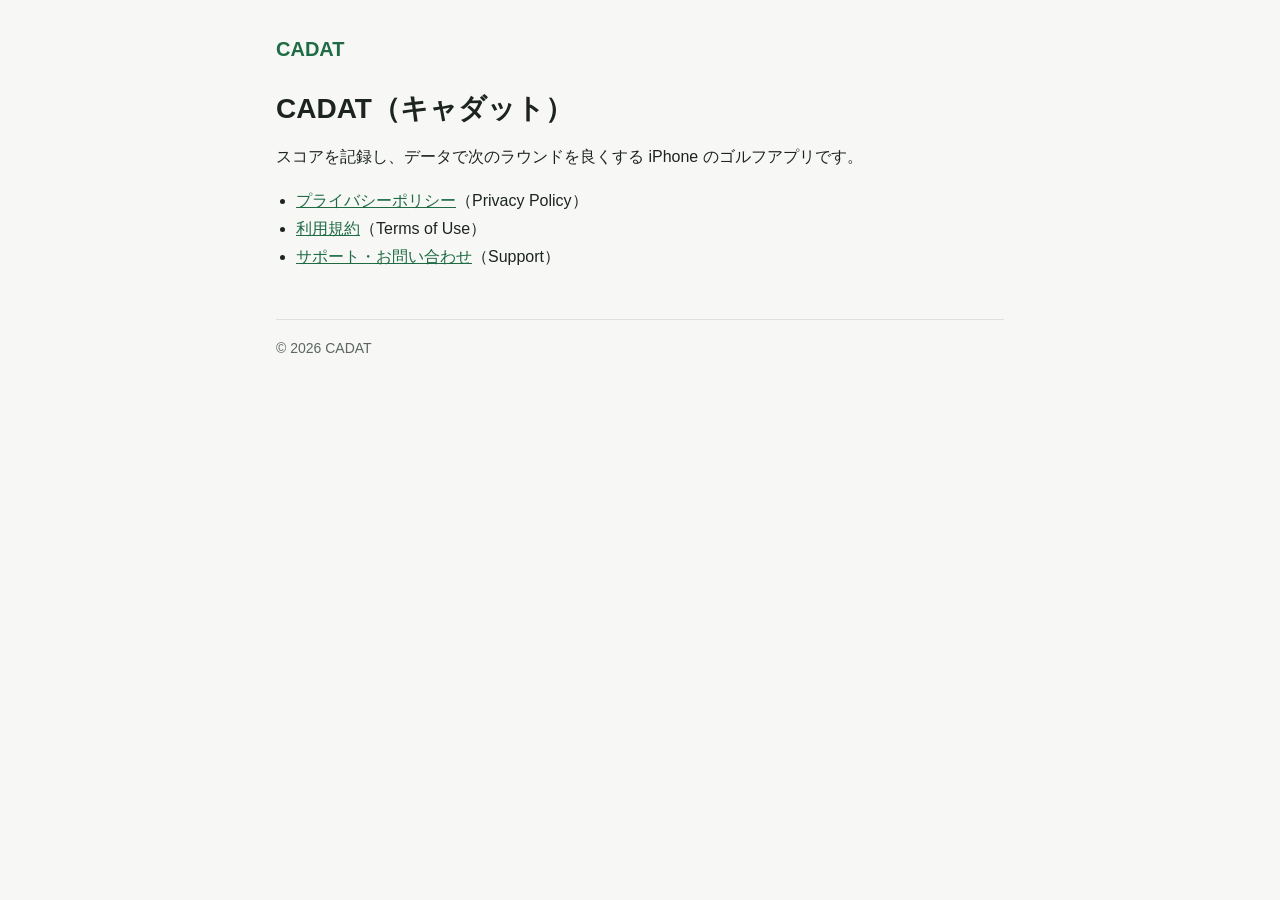
<file: index.html>
<!doctype html>
<html lang="ja">
<head>
<meta charset="utf-8">
<meta name="viewport" content="width=device-width, initial-scale=1">
<title>CADAT</title>
<link rel="stylesheet" href="style.css">
</head>
<body>
<main>
<header><a href="./">CADAT</a></header>
<h1>CADAT（キャダット）</h1>
<p>スコアを記録し、データで次のラウンドを良くする iPhone のゴルフアプリです。</p>
<nav>
<ul>
<li><a href="privacy.html">プライバシーポリシー</a>（Privacy Policy）</li>
<li><a href="terms.html">利用規約</a>（Terms of Use）</li>
<li><a href="support.html">サポート・お問い合わせ</a>（Support）</li>
</ul>
</nav>
<footer>© 2026 CADAT</footer>
</main>
</body>
</html>
</file>
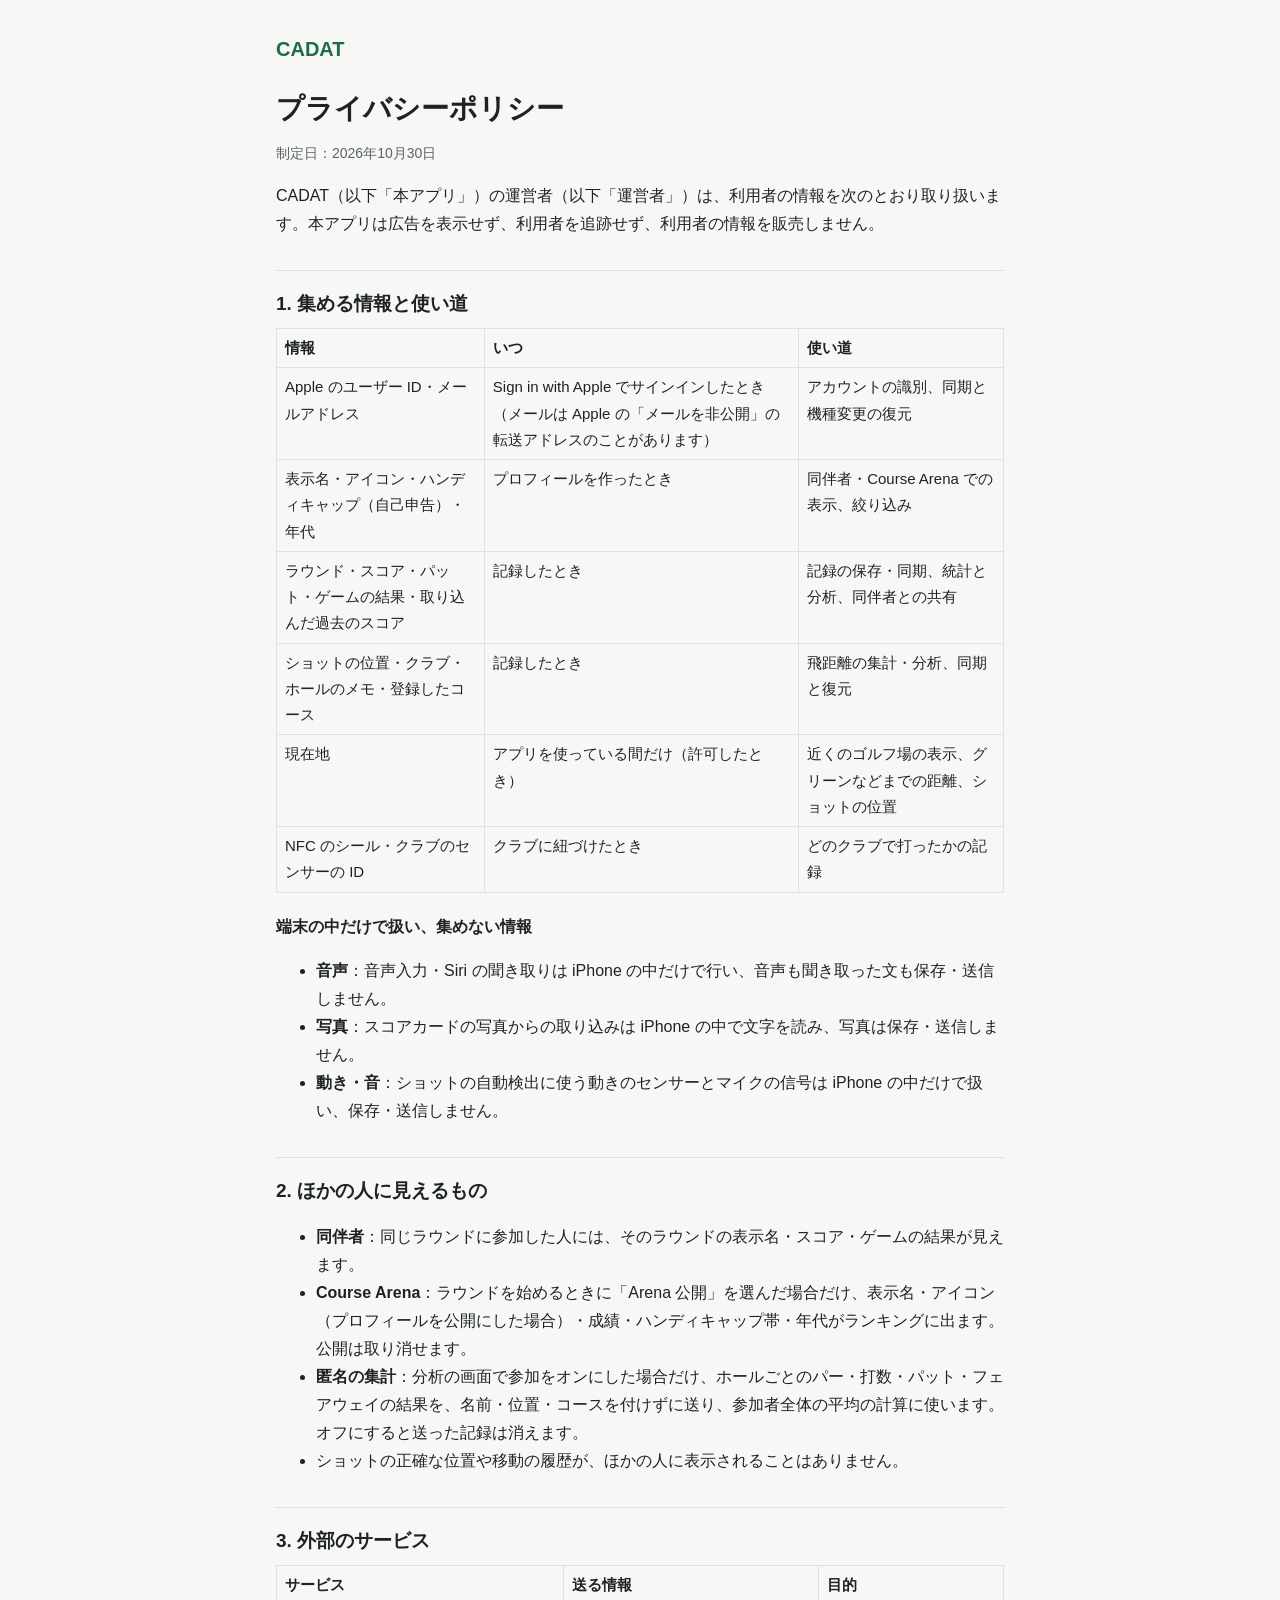
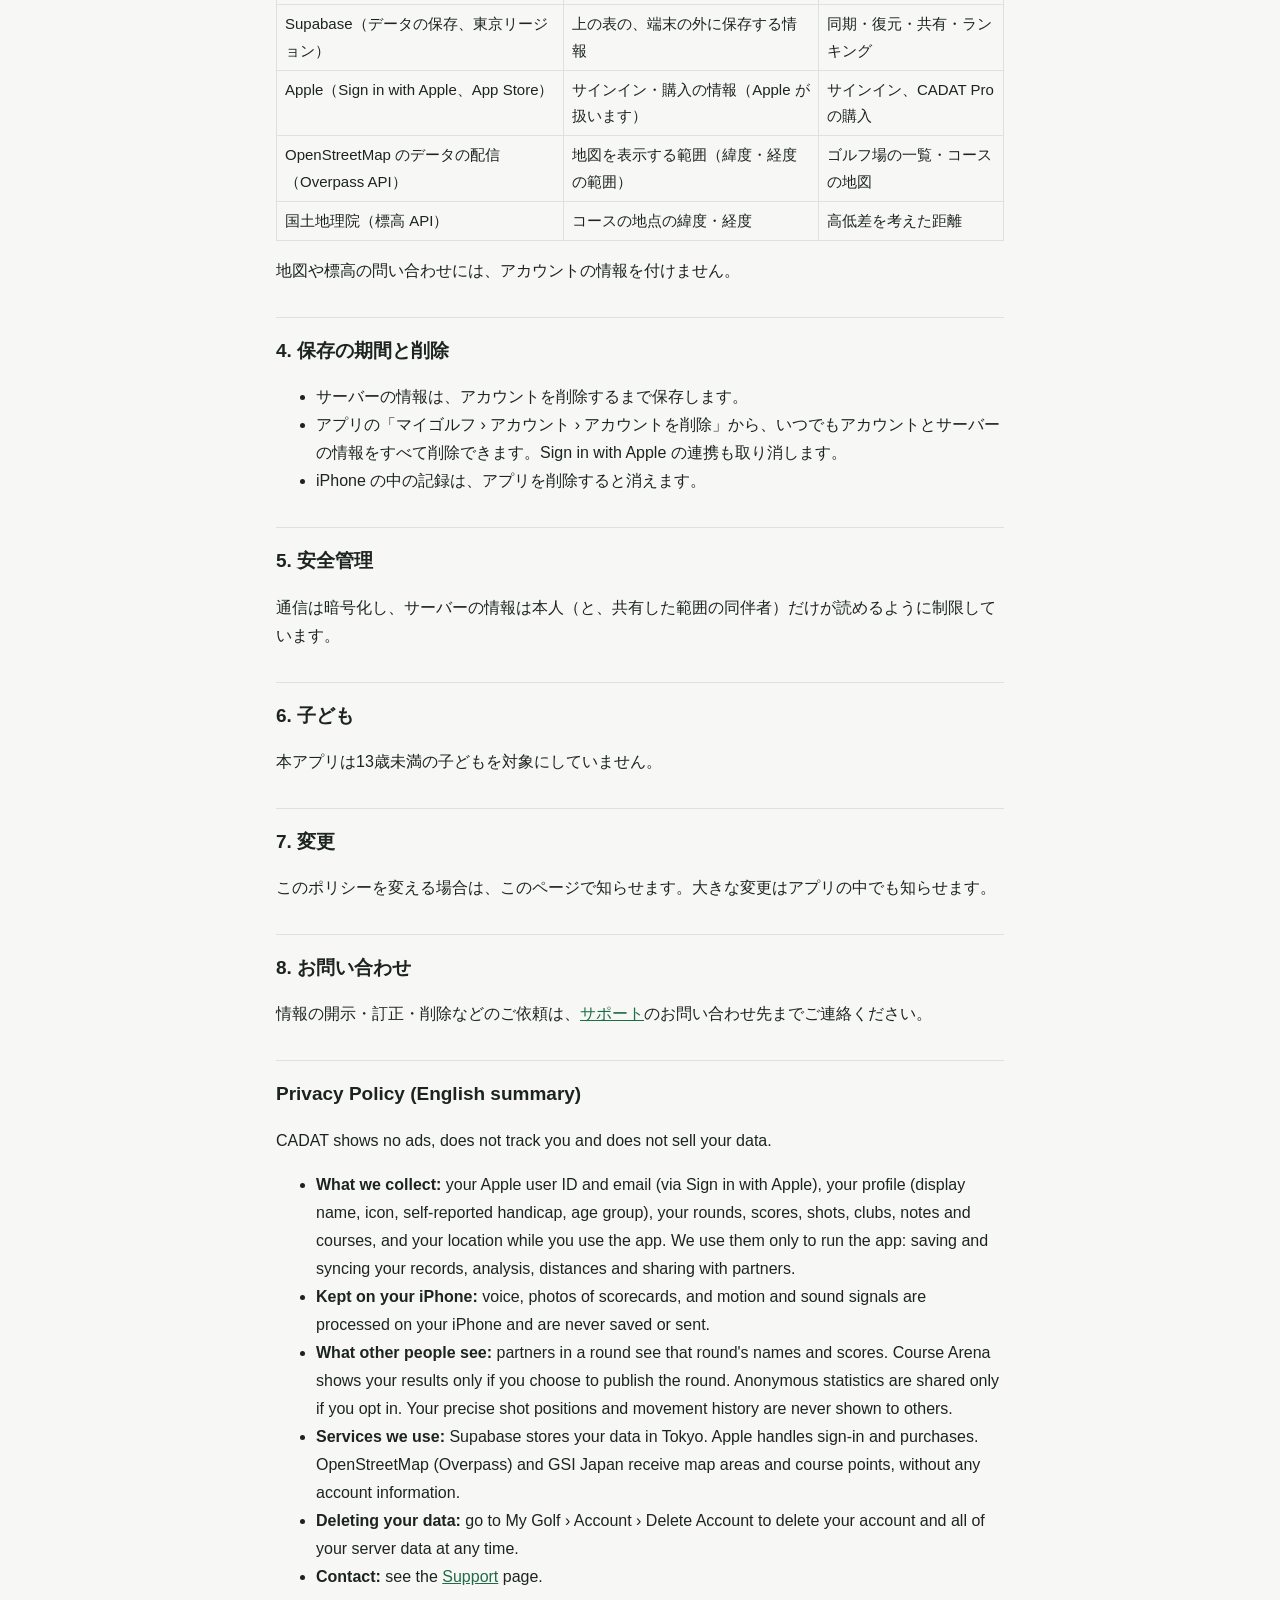
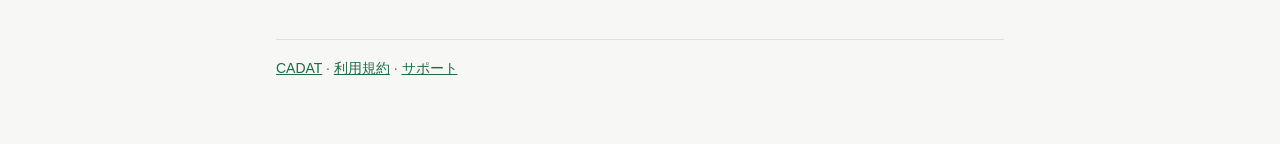
<file: privacy.html>
<!doctype html>
<html lang="ja">
<head>
<meta charset="utf-8">
<meta name="viewport" content="width=device-width, initial-scale=1">
<title>プライバシーポリシー | CADAT</title>
<link rel="stylesheet" href="style.css">
</head>
<body>
<main>
<header><a href="./">CADAT</a></header>
<h1>プライバシーポリシー</h1>
<p class="meta">制定日：2026年10月30日</p>

<p>CADAT（以下「本アプリ」）の運営者（以下「運営者」）は、利用者の情報を次のとおり取り扱います。本アプリは広告を表示せず、利用者を追跡せず、利用者の情報を販売しません。</p>

<h2>1. 集める情報と使い道</h2>
<table>
<tr><th>情報</th><th>いつ</th><th>使い道</th></tr>
<tr><td>Apple のユーザー ID・メールアドレス</td><td>Sign in with Apple でサインインしたとき（メールは Apple の「メールを非公開」の転送アドレスのことがあります）</td><td>アカウントの識別、同期と機種変更の復元</td></tr>
<tr><td>表示名・アイコン・ハンディキャップ（自己申告）・年代</td><td>プロフィールを作ったとき</td><td>同伴者・Course Arena での表示、絞り込み</td></tr>
<tr><td>ラウンド・スコア・パット・ゲームの結果・取り込んだ過去のスコア</td><td>記録したとき</td><td>記録の保存・同期、統計と分析、同伴者との共有</td></tr>
<tr><td>ショットの位置・クラブ・ホールのメモ・登録したコース</td><td>記録したとき</td><td>飛距離の集計・分析、同期と復元</td></tr>
<tr><td>現在地</td><td>アプリを使っている間だけ（許可したとき）</td><td>近くのゴルフ場の表示、グリーンなどまでの距離、ショットの位置</td></tr>
<tr><td>NFC のシール・クラブのセンサーの ID</td><td>クラブに紐づけたとき</td><td>どのクラブで打ったかの記録</td></tr>
</table>

<h3>端末の中だけで扱い、集めない情報</h3>
<ul>
<li><strong>音声</strong>：音声入力・Siri の聞き取りは iPhone の中だけで行い、音声も聞き取った文も保存・送信しません。</li>
<li><strong>写真</strong>：スコアカードの写真からの取り込みは iPhone の中で文字を読み、写真は保存・送信しません。</li>
<li><strong>動き・音</strong>：ショットの自動検出に使う動きのセンサーとマイクの信号は iPhone の中だけで扱い、保存・送信しません。</li>
</ul>

<h2>2. ほかの人に見えるもの</h2>
<ul>
<li><strong>同伴者</strong>：同じラウンドに参加した人には、そのラウンドの表示名・スコア・ゲームの結果が見えます。</li>
<li><strong>Course Arena</strong>：ラウンドを始めるときに「Arena 公開」を選んだ場合だけ、表示名・アイコン（プロフィールを公開にした場合）・成績・ハンディキャップ帯・年代がランキングに出ます。公開は取り消せます。</li>
<li><strong>匿名の集計</strong>：分析の画面で参加をオンにした場合だけ、ホールごとのパー・打数・パット・フェアウェイの結果を、名前・位置・コースを付けずに送り、参加者全体の平均の計算に使います。オフにすると送った記録は消えます。</li>
<li>ショットの正確な位置や移動の履歴が、ほかの人に表示されることはありません。</li>
</ul>

<h2>3. 外部のサービス</h2>
<table>
<tr><th>サービス</th><th>送る情報</th><th>目的</th></tr>
<tr><td>Supabase（データの保存、東京リージョン）</td><td>上の表の、端末の外に保存する情報</td><td>同期・復元・共有・ランキング</td></tr>
<tr><td>Apple（Sign in with Apple、App Store）</td><td>サインイン・購入の情報（Apple が扱います）</td><td>サインイン、CADAT Pro の購入</td></tr>
<tr><td>OpenStreetMap のデータの配信（Overpass API）</td><td>地図を表示する範囲（緯度・経度の範囲）</td><td>ゴルフ場の一覧・コースの地図</td></tr>
<tr><td>国土地理院（標高 API）</td><td>コースの地点の緯度・経度</td><td>高低差を考えた距離</td></tr>
</table>
<p>地図や標高の問い合わせには、アカウントの情報を付けません。</p>

<h2>4. 保存の期間と削除</h2>
<ul>
<li>サーバーの情報は、アカウントを削除するまで保存します。</li>
<li>アプリの「マイゴルフ › アカウント › アカウントを削除」から、いつでもアカウントとサーバーの情報をすべて削除できます。Sign in with Apple の連携も取り消します。</li>
<li>iPhone の中の記録は、アプリを削除すると消えます。</li>
</ul>

<h2>5. 安全管理</h2>
<p>通信は暗号化し、サーバーの情報は本人（と、共有した範囲の同伴者）だけが読めるように制限しています。</p>

<h2>6. 子ども</h2>
<p>本アプリは13歳未満の子どもを対象にしていません。</p>

<h2>7. 変更</h2>
<p>このポリシーを変える場合は、このページで知らせます。大きな変更はアプリの中でも知らせます。</p>

<h2>8. お問い合わせ</h2>
<p>情報の開示・訂正・削除などのご依頼は、<a href="support.html">サポート</a>のお問い合わせ先までご連絡ください。</p>

<h2 lang="en">Privacy Policy (English summary)</h2>
<div lang="en">
<p>CADAT shows no ads, does not track you and does not sell your data.</p>
<ul>
<li><strong>What we collect:</strong> your Apple user ID and email (via Sign in with Apple), your profile (display name, icon, self-reported handicap, age group), your rounds, scores, shots, clubs, notes and courses, and your location while you use the app. We use them only to run the app: saving and syncing your records, analysis, distances and sharing with partners.</li>
<li><strong>Kept on your iPhone:</strong> voice, photos of scorecards, and motion and sound signals are processed on your iPhone and are never saved or sent.</li>
<li><strong>What other people see:</strong> partners in a round see that round's names and scores. Course Arena shows your results only if you choose to publish the round. Anonymous statistics are shared only if you opt in. Your precise shot positions and movement history are never shown to others.</li>
<li><strong>Services we use:</strong> Supabase stores your data in Tokyo. Apple handles sign-in and purchases. OpenStreetMap (Overpass) and GSI Japan receive map areas and course points, without any account information.</li>
<li><strong>Deleting your data:</strong> go to My Golf › Account › Delete Account to delete your account and all of your server data at any time.</li>
<li><strong>Contact:</strong> see the <a href="support.html">Support</a> page.</li>
</ul>
</div>

<footer><a href="./">CADAT</a> · <a href="terms.html">利用規約</a> · <a href="support.html">サポート</a></footer>
</main>
</body>
</html>
</file>
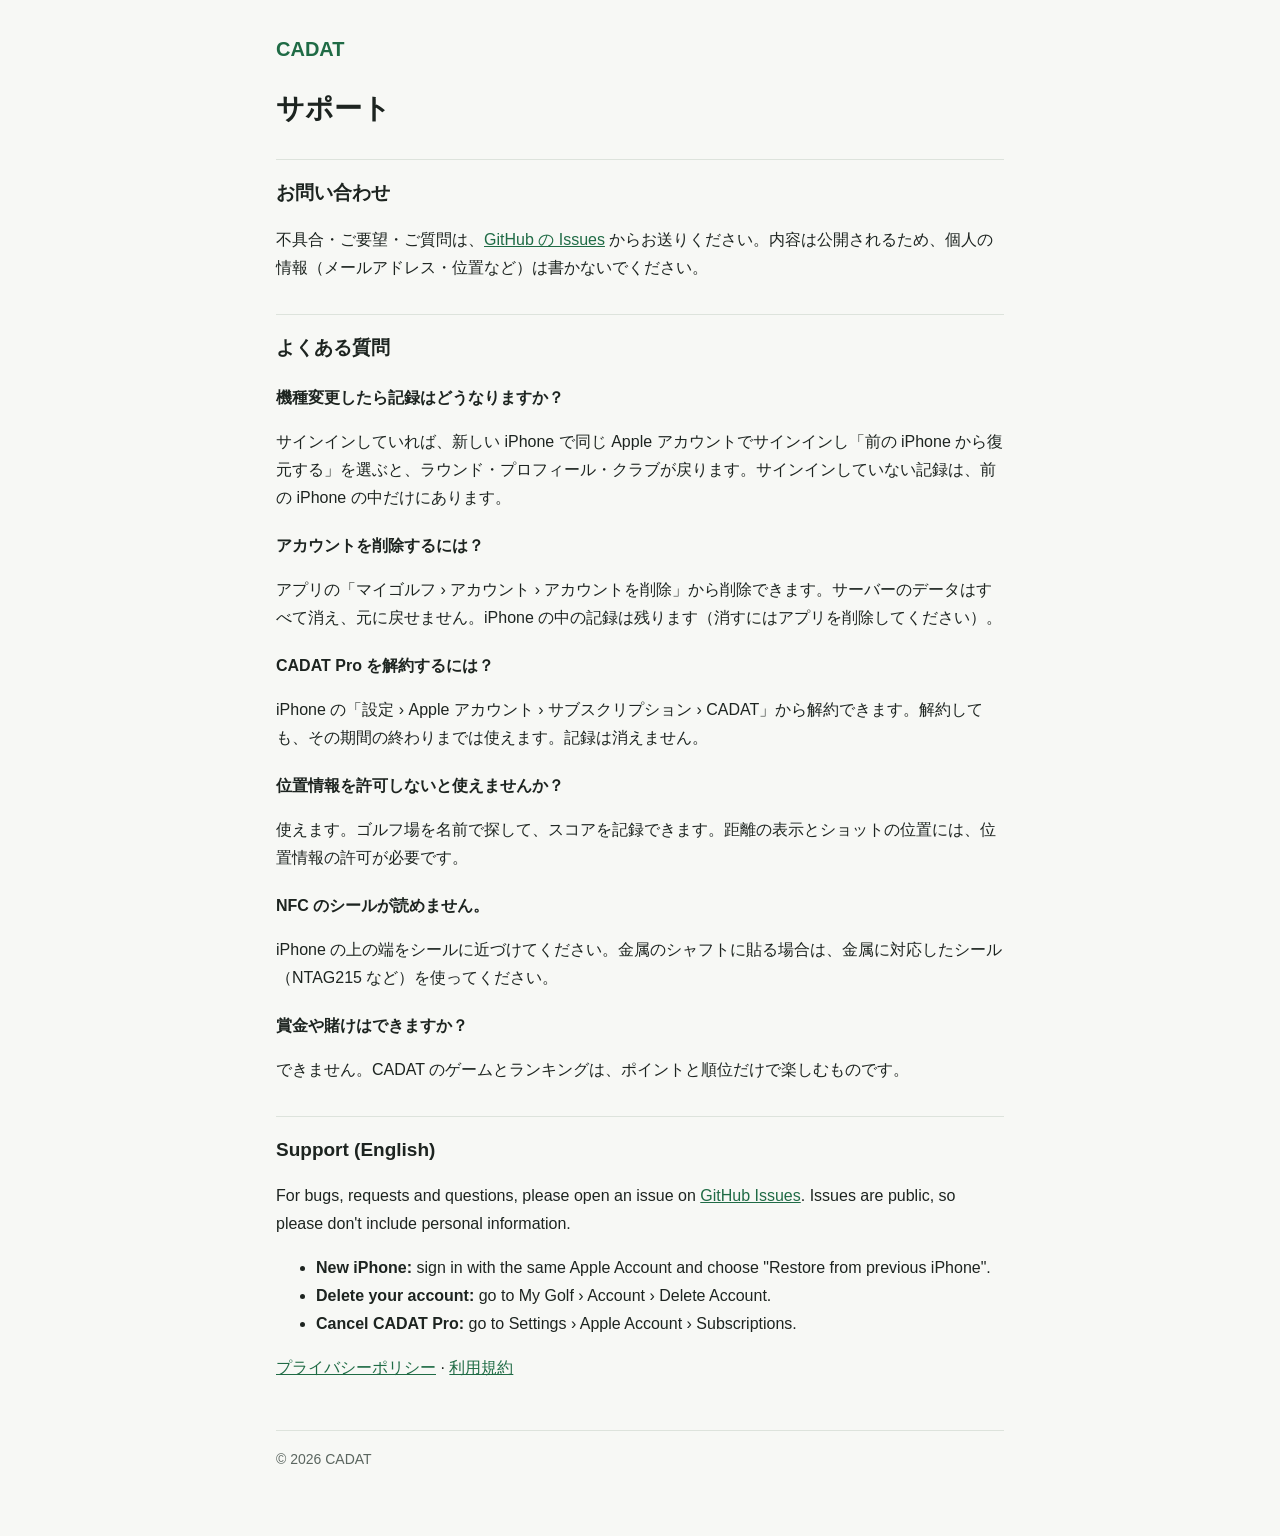
<file: support.html>
<!doctype html>
<html lang="ja">
<head>
<meta charset="utf-8">
<meta name="viewport" content="width=device-width, initial-scale=1">
<title>サポート | CADAT</title>
<link rel="stylesheet" href="style.css">
</head>
<body>
<main>
<header><a href="./">CADAT</a></header>
<h1>サポート</h1>

<h2>お問い合わせ</h2>
<p>不具合・ご要望・ご質問は、<a href="https://github.com/kurichan4234/cadat/issues">GitHub の Issues</a> からお送りください。内容は公開されるため、個人の情報（メールアドレス・位置など）は書かないでください。</p>

<h2>よくある質問</h2>

<h3>機種変更したら記録はどうなりますか？</h3>
<p>サインインしていれば、新しい iPhone で同じ Apple アカウントでサインインし「前の iPhone から復元する」を選ぶと、ラウンド・プロフィール・クラブが戻ります。サインインしていない記録は、前の iPhone の中だけにあります。</p>

<h3>アカウントを削除するには？</h3>
<p>アプリの「マイゴルフ › アカウント › アカウントを削除」から削除できます。サーバーのデータはすべて消え、元に戻せません。iPhone の中の記録は残ります（消すにはアプリを削除してください）。</p>

<h3>CADAT Pro を解約するには？</h3>
<p>iPhone の「設定 › Apple アカウント › サブスクリプション › CADAT」から解約できます。解約しても、その期間の終わりまでは使えます。記録は消えません。</p>

<h3>位置情報を許可しないと使えませんか？</h3>
<p>使えます。ゴルフ場を名前で探して、スコアを記録できます。距離の表示とショットの位置には、位置情報の許可が必要です。</p>

<h3>NFC のシールが読めません。</h3>
<p>iPhone の上の端をシールに近づけてください。金属のシャフトに貼る場合は、金属に対応したシール（NTAG215 など）を使ってください。</p>

<h3>賞金や賭けはできますか？</h3>
<p>できません。CADAT のゲームとランキングは、ポイントと順位だけで楽しむものです。</p>

<h2 lang="en">Support (English)</h2>
<div lang="en">
<p>For bugs, requests and questions, please open an issue on <a href="https://github.com/kurichan4234/cadat/issues">GitHub Issues</a>. Issues are public, so please don't include personal information.</p>
<ul>
<li><strong>New iPhone:</strong> sign in with the same Apple Account and choose "Restore from previous iPhone".</li>
<li><strong>Delete your account:</strong> go to My Golf › Account › Delete Account.</li>
<li><strong>Cancel CADAT Pro:</strong> go to Settings › Apple Account › Subscriptions.</li>
</ul>
</div>

<p><a href="privacy.html">プライバシーポリシー</a> · <a href="terms.html">利用規約</a></p>
<footer>© 2026 CADAT</footer>
</main>
</body>
</html>
</file>
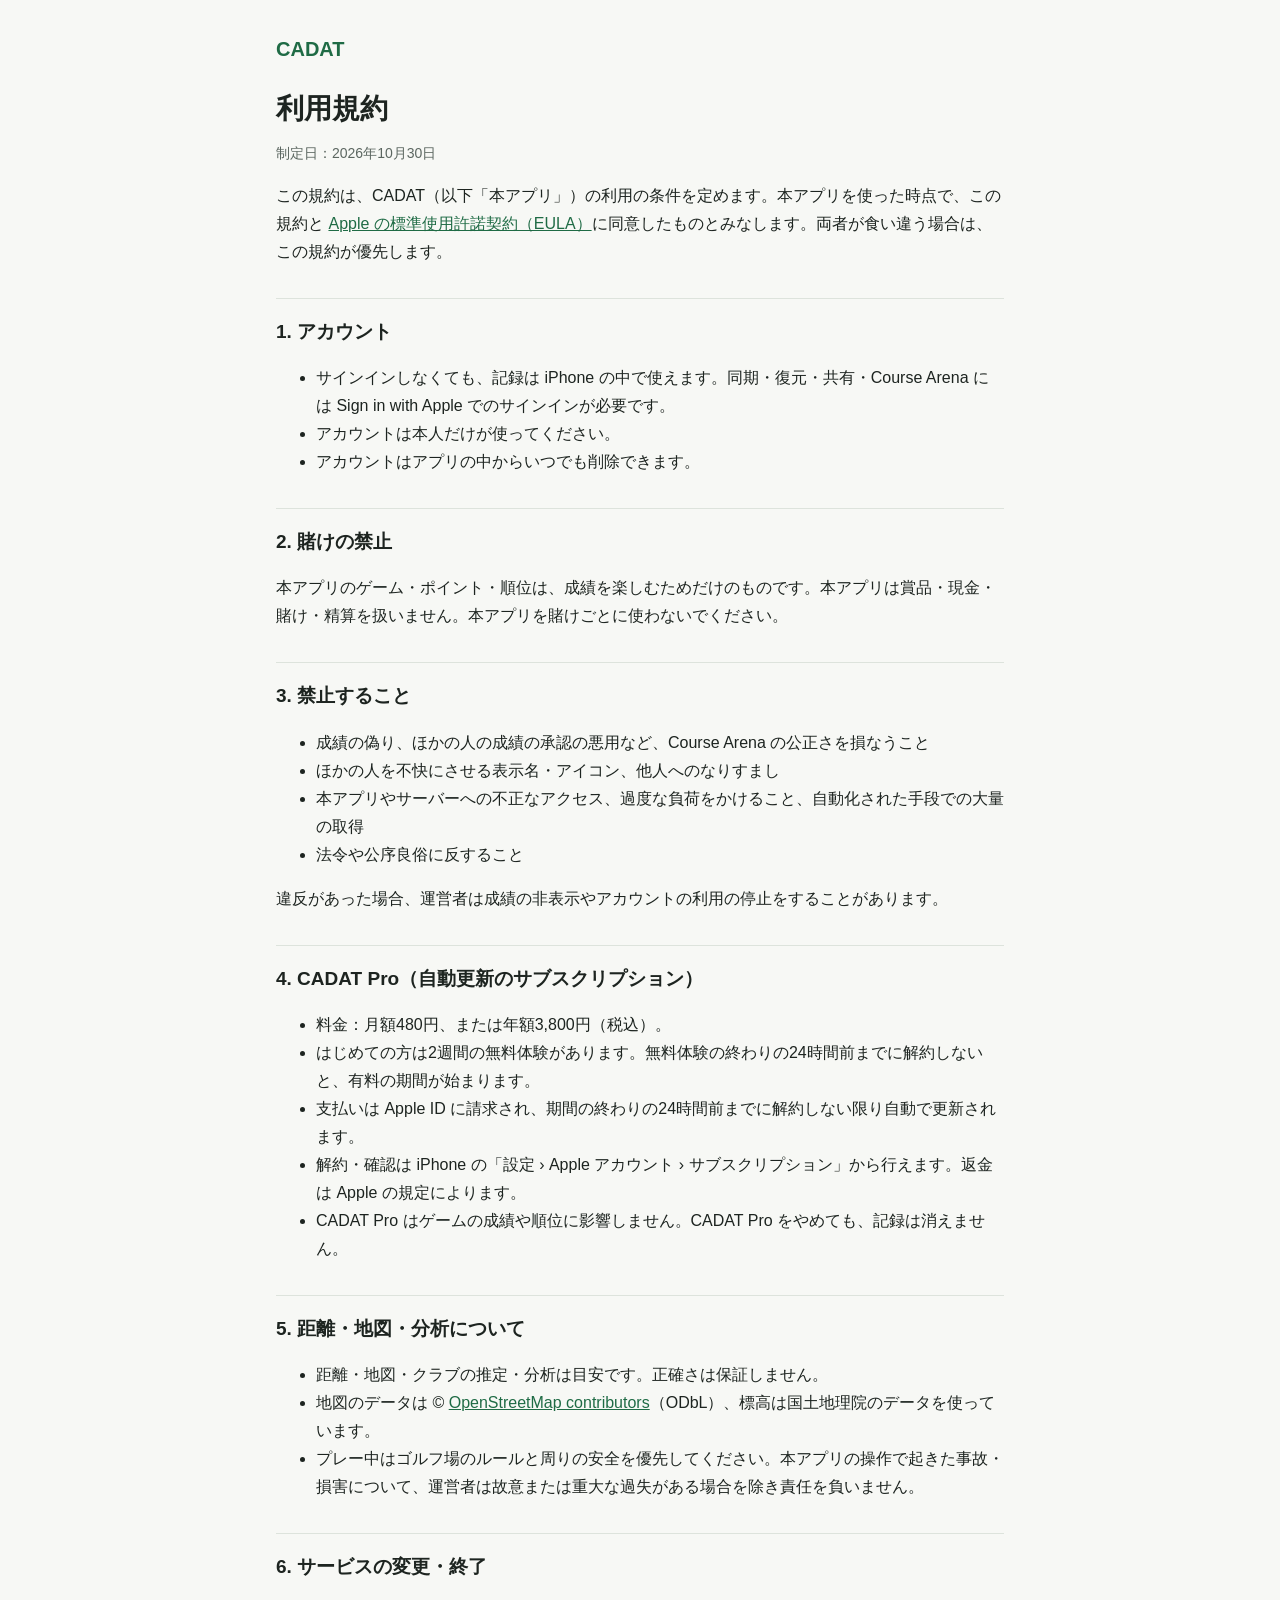
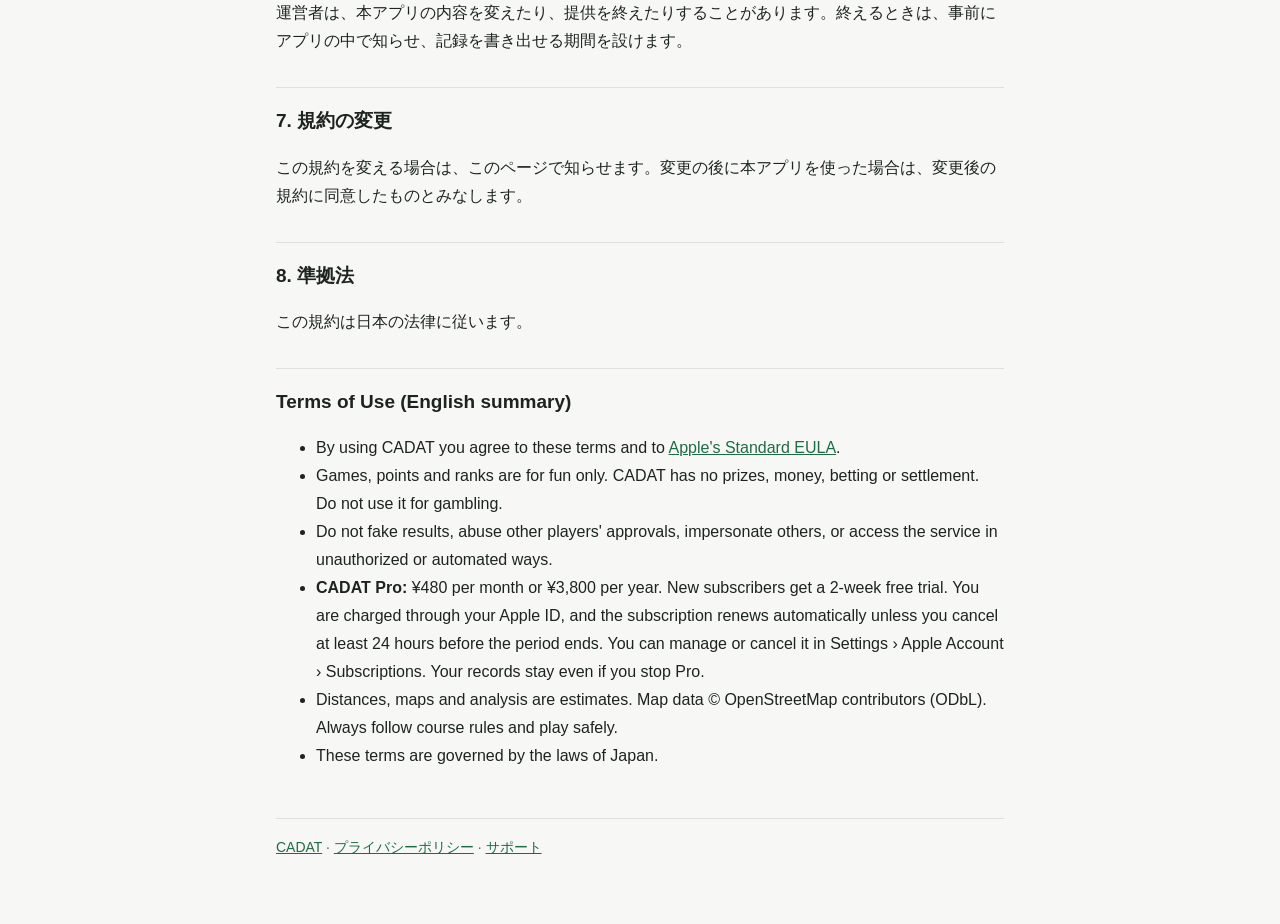
<file: terms.html>
<!doctype html>
<html lang="ja">
<head>
<meta charset="utf-8">
<meta name="viewport" content="width=device-width, initial-scale=1">
<title>利用規約 | CADAT</title>
<link rel="stylesheet" href="style.css">
</head>
<body>
<main>
<header><a href="./">CADAT</a></header>
<h1>利用規約</h1>
<p class="meta">制定日：2026年10月30日</p>

<p>この規約は、CADAT（以下「本アプリ」）の利用の条件を定めます。本アプリを使った時点で、この規約と <a href="https://www.apple.com/legal/internet-services/itunes/dev/stdeula/">Apple の標準使用許諾契約（EULA）</a>に同意したものとみなします。両者が食い違う場合は、この規約が優先します。</p>

<h2>1. アカウント</h2>
<ul>
<li>サインインしなくても、記録は iPhone の中で使えます。同期・復元・共有・Course Arena には Sign in with Apple でのサインインが必要です。</li>
<li>アカウントは本人だけが使ってください。</li>
<li>アカウントはアプリの中からいつでも削除できます。</li>
</ul>

<h2>2. 賭けの禁止</h2>
<p>本アプリのゲーム・ポイント・順位は、成績を楽しむためだけのものです。本アプリは賞品・現金・賭け・精算を扱いません。本アプリを賭けごとに使わないでください。</p>

<h2>3. 禁止すること</h2>
<ul>
<li>成績の偽り、ほかの人の成績の承認の悪用など、Course Arena の公正さを損なうこと</li>
<li>ほかの人を不快にさせる表示名・アイコン、他人へのなりすまし</li>
<li>本アプリやサーバーへの不正なアクセス、過度な負荷をかけること、自動化された手段での大量の取得</li>
<li>法令や公序良俗に反すること</li>
</ul>
<p>違反があった場合、運営者は成績の非表示やアカウントの利用の停止をすることがあります。</p>

<h2>4. CADAT Pro（自動更新のサブスクリプション）</h2>
<ul>
<li>料金：月額480円、または年額3,800円（税込）。</li>
<li>はじめての方は2週間の無料体験があります。無料体験の終わりの24時間前までに解約しないと、有料の期間が始まります。</li>
<li>支払いは Apple ID に請求され、期間の終わりの24時間前までに解約しない限り自動で更新されます。</li>
<li>解約・確認は iPhone の「設定 › Apple アカウント › サブスクリプション」から行えます。返金は Apple の規定によります。</li>
<li>CADAT Pro はゲームの成績や順位に影響しません。CADAT Pro をやめても、記録は消えません。</li>
</ul>

<h2>5. 距離・地図・分析について</h2>
<ul>
<li>距離・地図・クラブの推定・分析は目安です。正確さは保証しません。</li>
<li>地図のデータは © <a href="https://www.openstreetmap.org/copyright">OpenStreetMap contributors</a>（ODbL）、標高は国土地理院のデータを使っています。</li>
<li>プレー中はゴルフ場のルールと周りの安全を優先してください。本アプリの操作で起きた事故・損害について、運営者は故意または重大な過失がある場合を除き責任を負いません。</li>
</ul>

<h2>6. サービスの変更・終了</h2>
<p>運営者は、本アプリの内容を変えたり、提供を終えたりすることがあります。終えるときは、事前にアプリの中で知らせ、記録を書き出せる期間を設けます。</p>

<h2>7. 規約の変更</h2>
<p>この規約を変える場合は、このページで知らせます。変更の後に本アプリを使った場合は、変更後の規約に同意したものとみなします。</p>

<h2>8. 準拠法</h2>
<p>この規約は日本の法律に従います。</p>

<h2 lang="en">Terms of Use (English summary)</h2>
<div lang="en">
<ul>
<li>By using CADAT you agree to these terms and to <a href="https://www.apple.com/legal/internet-services/itunes/dev/stdeula/">Apple's Standard EULA</a>.</li>
<li>Games, points and ranks are for fun only. CADAT has no prizes, money, betting or settlement. Do not use it for gambling.</li>
<li>Do not fake results, abuse other players' approvals, impersonate others, or access the service in unauthorized or automated ways.</li>
<li><strong>CADAT Pro:</strong> ¥480 per month or ¥3,800 per year. New subscribers get a 2-week free trial. You are charged through your Apple ID, and the subscription renews automatically unless you cancel at least 24 hours before the period ends. You can manage or cancel it in Settings › Apple Account › Subscriptions. Your records stay even if you stop Pro.</li>
<li>Distances, maps and analysis are estimates. Map data © OpenStreetMap contributors (ODbL). Always follow course rules and play safely.</li>
<li>These terms are governed by the laws of Japan.</li>
</ul>
</div>

<footer><a href="./">CADAT</a> · <a href="privacy.html">プライバシーポリシー</a> · <a href="support.html">サポート</a></footer>
</main>
</body>
</html>
</file>
<file: style.css>
:root { --bg: #f7f8f5; --text: #1d2420; --muted: #5b6660; --accent: #1f6b45; --line: #dde3dc; }
@media (prefers-color-scheme: dark) { :root { --bg: #121714; --text: #e8ede9; --muted: #a3ada7; --accent: #6fc496; --line: #2a332e; } }
* { box-sizing: border-box; }
body { margin: 0; background: var(--bg); color: var(--text); font: 16px/1.75 -apple-system, BlinkMacSystemFont, "Hiragino Sans", "Noto Sans JP", sans-serif; }
main { max-width: 760px; margin: 0 auto; padding: 32px 16px 64px; }
header a { color: var(--accent); font-weight: 700; text-decoration: none; font-size: 20px; }
h1 { font-size: 28px; line-height: 1.3; margin: 24px 0 8px; }
h2 { font-size: 19px; margin: 32px 0 8px; padding-top: 16px; border-top: 1px solid var(--line); }
h3 { font-size: 16px; margin: 20px 0 4px; }
a { color: var(--accent); }
.meta, footer { color: var(--muted); font-size: 14px; }
table { border-collapse: collapse; width: 100%; font-size: 15px; display: block; overflow-x: auto; }
th, td { border: 1px solid var(--line); padding: 6px 8px; text-align: left; vertical-align: top; }
nav ul { padding-left: 20px; }
footer { margin-top: 48px; border-top: 1px solid var(--line); padding-top: 16px; }
</file>
